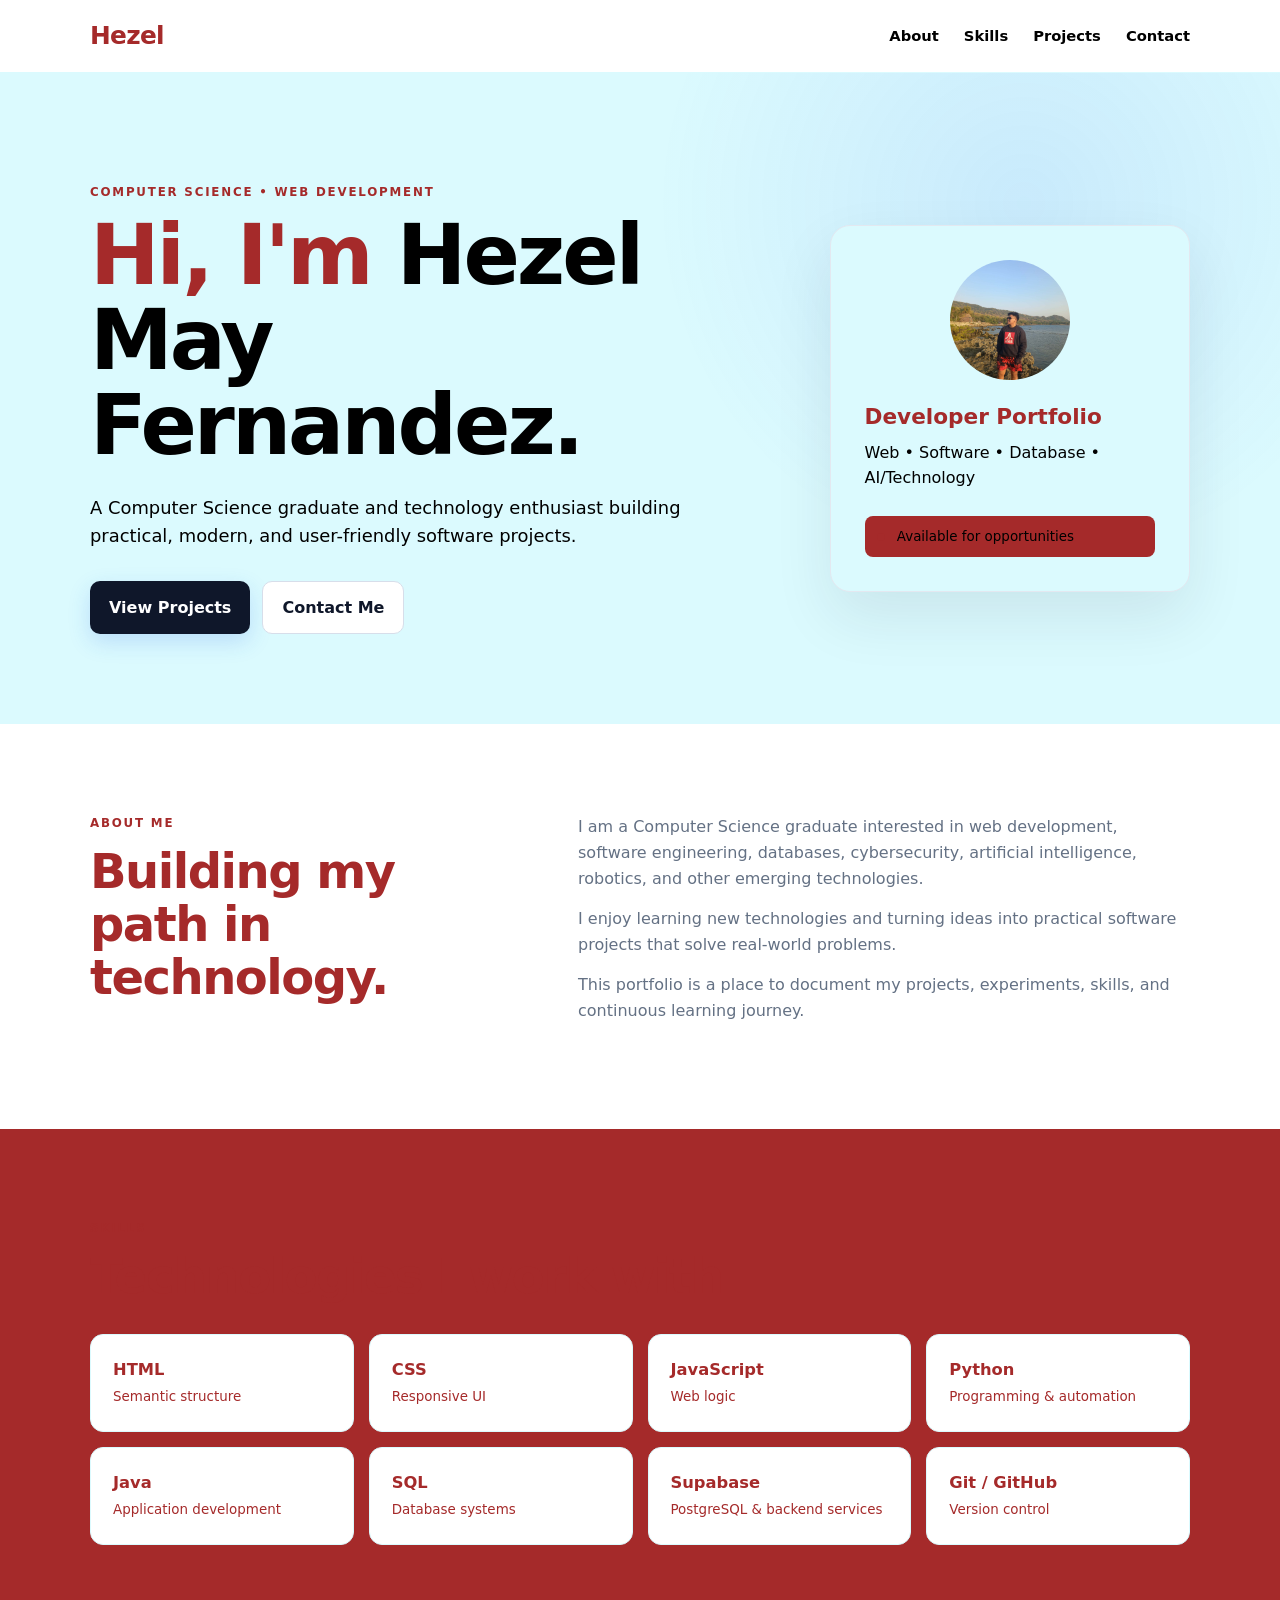
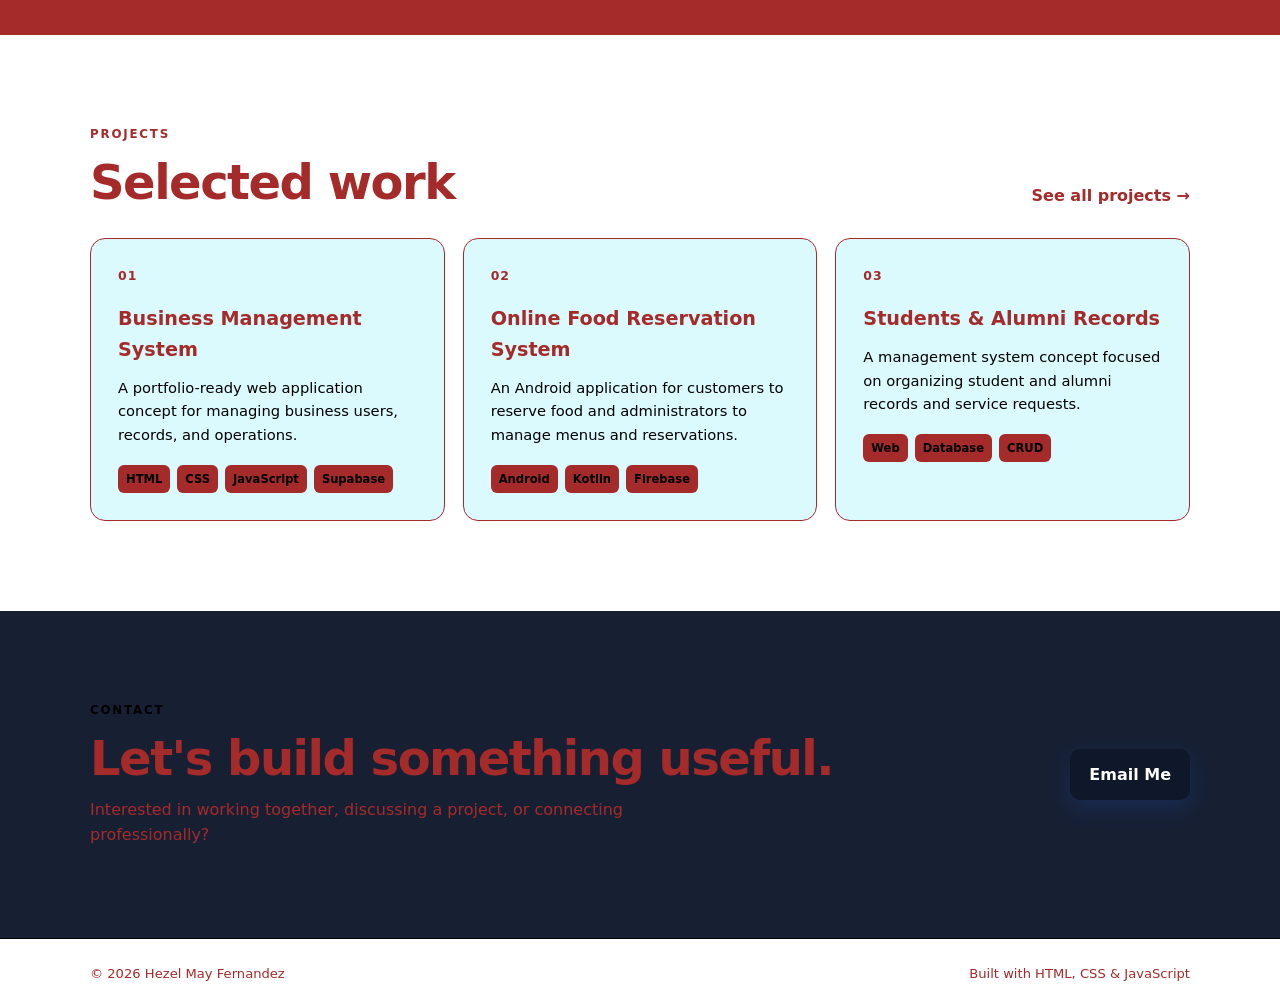
<file: index.html>
<!DOCTYPE html><html lang="en">
<head>
<meta charset="UTF-8">
<meta name="viewport" content="width=device-width, initial-scale=1.0">
<meta name="description" content="Hezel May Fernandez —Taking Batchelor Computer Science , developer, and technology enthusiast.">
<meta name="author" content="Hezel May Fernandez">
<title>Hezel May Fernandez | Portfolio</title>
<link rel="stylesheet" href="style.css">
</head><body><header class="site-header">
<nav class="nav container"><a class="brand" href="index.html" aria-label="Hezel May Fernandez Home.">
Hezel<span>.</span>
</a><div class="nav-links" id="navLinks">
<a href="#about">About</a>
<a href="#skills">Skills</a>
<a href="#projects">Projects</a>
<a href="#contact">Contact</a>
</div><button class="menu-toggle" type="button" aria-label="Open navigation menu" aria-expanded="false" aria-controls="navLinks">
☰
</button></nav>
</header><main><section class="hero">
<div class="container hero-grid"><div class="hero-content"><p class="eyebrow">
COMPUTER SCIENCE • WEB DEVELOPMENT
</p><h1>
Hi, I'm <span>Hezel May Fernandez.</span>
</h1><p class="hero-text">
A Computer Science graduate and technology enthusiast building
practical, modern, and user-friendly software projects.
</p><div class="hero-actions">
<a class="btn primary" href="#projects">View Projects</a>
<a class="btn outline" href="#contact">Contact Me</a>
</div></div><div class="hero-card"><div class="avatar">
<img src="profile.jpg" alt="Hezel May Fernandez">
</div><h2>Developer Portfolio</h2><p>
Web • Software • Database • AI/Technology
</p><div class="status">
<span></span>
Available for opportunities
</div></div></div>
</section><section id="about" class="section"><div class="container two-col"><div>
<p class="eyebrow">ABOUT ME</p><h2>
Building my path in technology.
</h2>
</div><div class="about-text"><p>
I am a Computer Science graduate interested in web development,
software engineering, databases, cybersecurity, artificial
intelligence, robotics, and other emerging technologies.
</p><p>
I enjoy learning new technologies and turning ideas into
practical software projects that solve real-world problems.
</p><p>
This portfolio is a place to document my projects, experiments,
skills, and continuous learning journey.
</p></div></div>
</section><section id="skills" class="section section-muted"><div class="container"><p class="eyebrow">SKILLS</p><h2>
Technologies I work with
</h2><div class="skill-grid"><div class="skill-card">
<strong>HTML</strong>
<span>Semantic structure</span>
</div><div class="skill-card">
<strong>CSS</strong>
<span>Responsive UI</span>
</div><div class="skill-card">
<strong>JavaScript</strong>
<span>Web logic</span>
</div><div class="skill-card">
<strong>Python</strong>
<span>Programming & automation</span>
</div><div class="skill-card">
<strong>Java</strong>
<span>Application development</span>
</div><div class="skill-card">
<strong>SQL</strong>
<span>Database systems</span>
</div><div class="skill-card">
<strong>Supabase</strong>
<span>PostgreSQL & backend services</span>
</div><div class="skill-card">
<strong>Git / GitHub</strong>
<span>Version control</span>
</div></div>
</div>
</section><section id="projects" class="section"><div class="container"><div class="section-head"><div>
<p class="eyebrow">PROJECTS</p><h2>
Selected work
</h2>
</div><a class="text-link" href="projects.html">
See all projects →
</a></div><div class="project-grid"><article class="project-card"><div class="project-number">
01
</div><h3>
Business Management System
</h3><p>
A portfolio-ready web application concept for managing
business users, records, and operations.
</p><div class="tags">
<span>HTML</span>
<span>CSS</span>
<span>JavaScript</span>
<span>Supabase</span>
</div></article><article class="project-card"><div class="project-number">
02
</div><h3>
Online Food Reservation System
</h3><p>
An Android application for customers to reserve food and
administrators to manage menus and reservations.
</p><div class="tags">
<span>Android</span>
<span>Kotlin</span>
<span>Firebase</span>
</div></article><article class="project-card"><div class="project-number">
03
</div><h3>
Students & Alumni Records
</h3><p>
A management system concept focused on organizing student
and alumni records and service requests.
</p><div class="tags">
<span>Web</span>
<span>Database</span>
<span>CRUD</span>
</div></article></div>
</div>
</section><section id="contact" class="section contact-section"><div class="container contact-card"><div><p class="eyebrow">
CONTACT
</p><h2>
Let's build something useful.
</h2><p>
Interested in working together, discussing a project,
or connecting professionally?
</p></div><a class="btn primary" href="mailto:fernandezhezel34@gmail.com">
Email Me
</a></div>
</section></main><footer class="footer"><div class="container footer-inner"><span>
© <span id="year"></span> Hezel May Fernandez
</span><span>
Built with HTML, CSS & JavaScript
</span></div></footer><script src="script.js"></script></body>
</html>
</file>
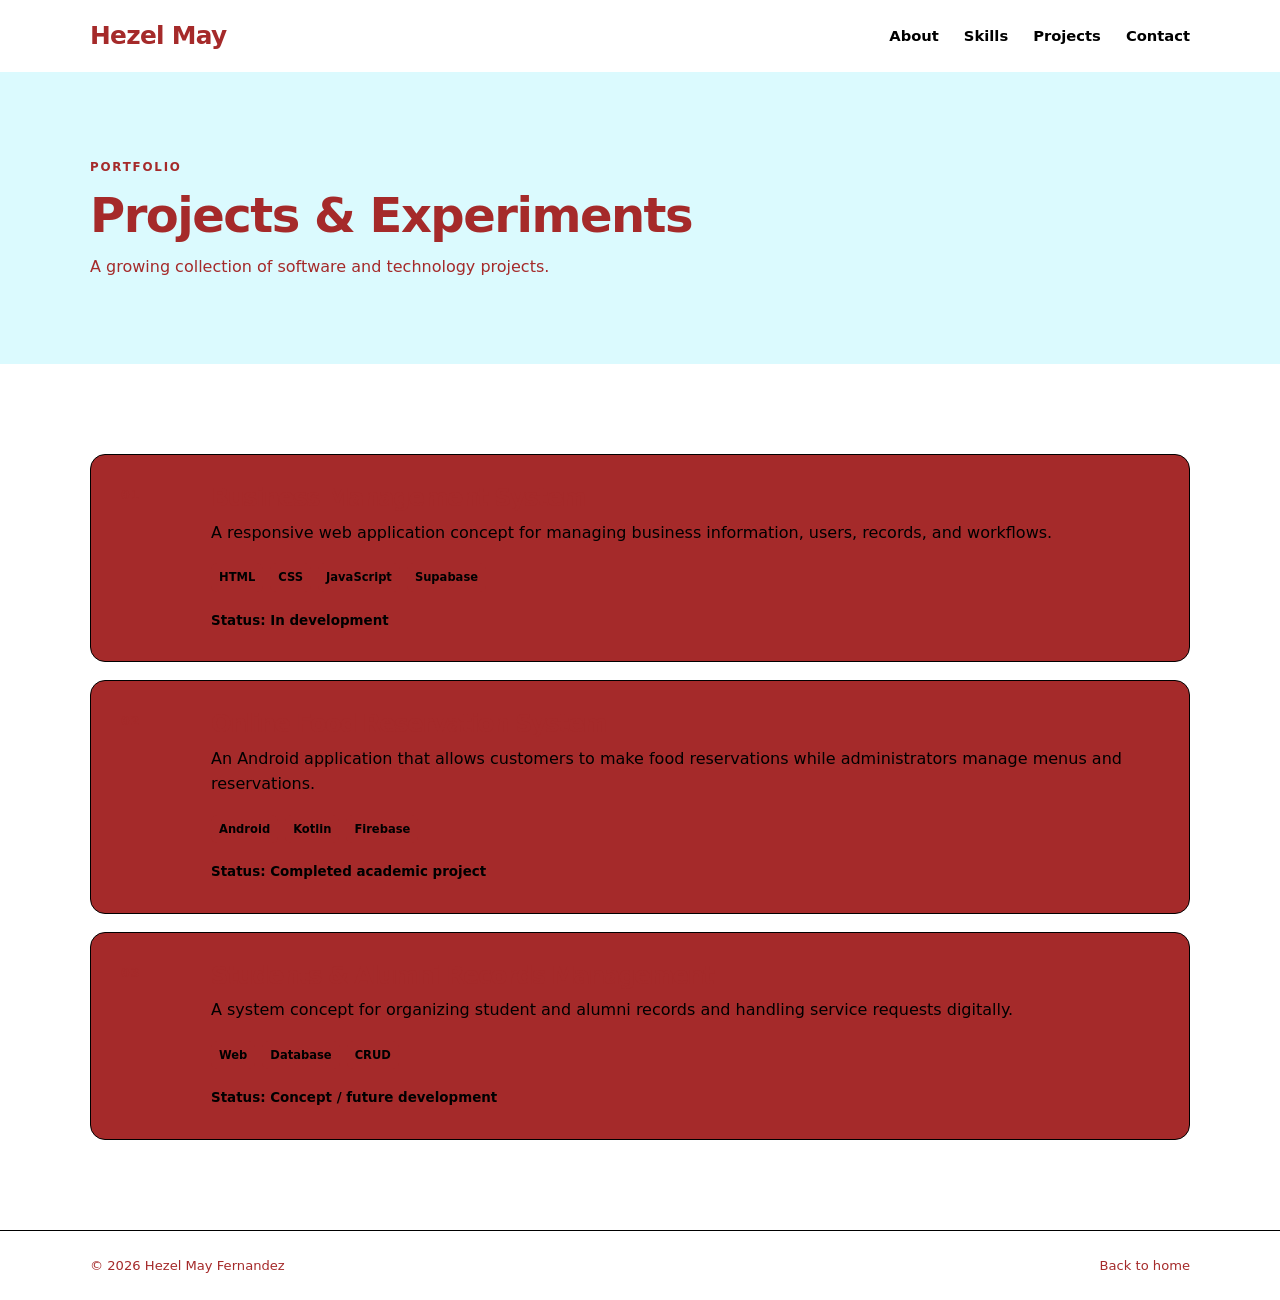
<file: projects.html>
<!DOCTYPE html><html lang="en">
<head><meta charset="UTF-8">
<meta name="viewport" content="width=device-width, initial-scale=1.0"><meta name="description" content="Projects and experiments by Hezel May Fernandez, Computer Science graduate and developer."><meta name="author" content="Hezel May Fernandez"><title>Projects | Hezel May Fernandez</title><link rel="stylesheet" href="style.css"></head><body><header class="site-header"><nav class="nav container"><a class="brand" href="index.html" aria-label="Hezel May Fernandez home">
Hezel May <span>.</span>
</a><div class="nav-links" id="navLinks"><a href="index.html#about">About</a>
<a href="index.html#skills">Skills</a>
<a href="index.html#projects">Projects</a>
<a href="index.html#contact">Contact</a>

</div><button class="menu-toggle" type="button" aria-label="Open navigation menu" aria-expanded="false" aria-controls="navLinks">
☰
</button></nav></header><main><section class="page-hero"><div class="container"><p class="eyebrow">
PORTFOLIO
</p><h1>
Projects & Experiments
</h1><p>
A growing collection of software and technology projects.
</p></div></section><section class="section"><div class="container project-list"><article class="project-detail"><div class="project-number">
01
</div><div><h2>
Business Management System
</h2><p>
A responsive web application concept for managing
business information, users, records, and workflows.
</p><div class="tags"><span>HTML</span>
<span>CSS</span>
<span>JavaScript</span>
<span>Supabase</span>

</div><p class="project-status">
Status: In development
</p></div></article><article class="project-detail"><div class="project-number">
02
</div><div><h2>
Online Food Reservation System
</h2><p>
An Android application that allows customers to make
food reservations while administrators manage menus
and reservations.
</p><div class="tags"><span>Android</span>
<span>Kotlin</span>
<span>Firebase</span>

</div><p class="project-status">
Status: Completed academic project
</p></div></article><article class="project-detail"><div class="project-number">
03
</div><div><h2>
Students & Alumni Records Management
</h2><p>
A system concept for organizing student and alumni
records and handling service requests digitally.
</p><div class="tags"><span>Web</span>
<span>Database</span>
<span>CRUD</span>

</div><p class="project-status">
Status: Concept / future development
</p></div></article></div></section></main><footer class="footer"><div class="container footer-inner"><span>
© <span id="year"></span> Hezel May Fernandez
</span><a href="index.html">
Back to home
</a></div></footer><script src="script.js"></script></body>
</html>
</file>
<file: style.css>
/* =========================================================
   RESET
========================================================= */

* {
  margin: 0;
  padding: 0;
  box-sizing: border-box;
}


/* =========================================================
   BASE / GLOBAL STYLES
========================================================= */

html {
  scroll-behavior: smooth;
  scroll-padding-top: 90px;
}

body {
  font-family:
    Inter,
    ui-sans-serif,
    system-ui,
    -apple-system,
    BlinkMacSystemFont,
    "Segoe UI",
    sans-serif;

  color: #A52A2A;
  background: #ffffff;
  line-height: 1.6;
}

a {
  color: inherit;
}

button,
input,
textarea {
  font: inherit;
}

button {
  cursor: pointer;
}

.container {
  width: min(1100px, 92%);
  margin: 0 auto;
}


/* =========================================================
   HEADER / NAVIGATION
========================================================= */

.site-header {
  position: sticky;
  top: 0;
  z-index: 100;

  background: rgba(255, 255, 255, 0.94);
  backdrop-filter: blur(12px);

  border-bottom: 1px solid #DBFAFE;
}

.nav {
  position: relative;

  min-height: 72px;

  display: flex;
  align-items: center;
  justify-content: space-between;

  gap: 20px;
}

.brand {
  color: inherit;
  text-decoration: none;

  font-size: 1.55rem;
  font-weight: 800;

  letter-spacing: -0.7px;

  white-space: nowrap;
}

.brand span {
  color: #0000;
}


/* =========================================================
   DESKTOP NAVIGATION
========================================================= */

.nav-links {
  display: flex;
  align-items: center;

  gap: 25px;
}

.nav-links a {
  color: #000000;
  text-decoration: none;

  font-size: 0.92rem;
  font-weight: 600;

  transition: color 0.2s ease;
}

.nav-links a:hover {
  color: #0000;
}


/* =========================================================
   MOBILE MENU BUTTON
========================================================= */

.menu-toggle {
  display: none;

  border: 0;
  border-radius: 8px;

  background: transparent;
  color: #0000;

  font-size: 1.6rem;
  line-height: 1;

  padding: 8px;
}

.menu-toggle:hover {
  background: #08aec3;
}


/* =========================================================
   HERO SECTION
========================================================= */

.hero {
  padding: 110px 0 90px;

  background:
    radial-gradient(
      circle at 80% 20%,
      rgba(37, 99, 235, 0.10),
      transparent 32%
    ),
    #DBFAFE;
}

.hero-grid {
  display: grid;
  grid-template-columns: 1.3fr 0.7fr;

  gap: 70px;

  align-items: center;
}

.eyebrow {
  color: #A52A2A;

  font-size: 0.74rem;
  font-weight: 800;

  letter-spacing: 1.8px;

  margin-bottom: 12px;
}

.hero h1 {
  max-width: 800px;

  font-size: clamp(2.8rem, 7vw, 5.2rem);
  line-height: 1.02;

  letter-spacing: -3px;
}

.hero h1 span {
  color: #000000;
}

.hero-text {
  max-width: 650px;

  color: #000000;

  font-size: 1.12rem;

  margin: 25px 0 30px;
}


/* =========================================================
   BUTTONS
========================================================= */

.hero-actions {
  display: flex;
  flex-wrap: wrap;

  gap: 12px;
}

.btn {
  display: inline-flex;
  justify-content: center;
  align-items: center;

  padding: 13px 19px;

  border: 0;
  border-radius: 10px;

  text-decoration: none;

  font-weight: 750;

  cursor: pointer;

  transition:
    transform 0.2s ease,
    background 0.2s ease,
    box-shadow 0.2s ease;
}

.btn:hover {
  transform: translateY(-2px);
}

.primary {
  color: #ffffff;
  background: #0F172A;

  box-shadow:
    0 8px 22px rgba(37, 99, 235, 0.18);
}

.primary:hover {
  background: #DBFAFE;
}

.outline {
  color: #0F172A;
  background: #ffffff;

  border: 1px solid #d7deea;
}

.outline:hover {
  background: #DBFAFE;
}


/* =========================================================
   HERO PROFILE CARD
========================================================= */

.hero-card {
  padding: 34px;

  background: #DBFAFE;

  border: 1px solid #e3e8f0;
  border-radius: 20px;

  box-shadow:
    0 25px 60px rgba(20, 32, 55, 0.09);
}

.avatar {
  width: 120px;
  height: 120px;

  margin: 0 auto 20px;

  border-radius: 50%;

  overflow: hidden;
}

.avatar img {
  display: block;

  width: 100%;
  height: 100%;

  object-fit: cover;
}

.hero-card h2 {
  margin-bottom: 5px;

  font-size: 1.35rem;
}

.hero-card p {
  color: #000000;
}

.status {
  margin-top: 25px;

  padding: 10px 12px;

  border-radius: 8px;

  background: #A52A2A;
  color: #000000;

  font-size: 0.84rem;
}

.status span {
  display: inline-block;

  width: 8px;
  height: 8px;

  margin-right: 8px;

  border-radius: 50%;

  background: #A52A2A;
}


/* =========================================================
   GENERAL SECTIONS
========================================================= */

.section {
  padding: 90px 0;
}

.section-muted {
  background: #A52A2A;
}

.section h2,
.page-hero h1 {
  font-size: clamp(2rem, 4vw, 3rem);

  line-height: 1.1;

  letter-spacing: -1.5px;
}


/* =========================================================
   ABOUT SECTION
========================================================= */

.two-col {
  display: grid;

  grid-template-columns: 0.8fr 1.2fr;

  gap: 80px;
}

.about-text p {
  color: #647184;

  margin-bottom: 15px;
}


/* =========================================================
   SKILLS SECTION
========================================================= */

.skill-grid {
  display: grid;

  grid-template-columns: repeat(4, 1fr);

  gap: 15px;

  margin-top: 32px;
}

.skill-card {
  padding: 22px;

  background: #ffffff;

  border: 1px solid #DBFAFE;
  border-radius: 13px;

  transition:
    transform 0.2s ease,
    box-shadow 0.2s ease;
}

.skill-card:hover {
  transform: translateY(-3px);

  box-shadow:
    0 12px 25px rgba(20, 32, 55, 0.07);
}

.skill-card strong {
  display: block;

  font-size: 1.02rem;
}

.skill-card span {
  color: #A52A2A;

  font-size: 0.84rem;
}


/* =========================================================
   PROJECTS SECTION
========================================================= */

.section-head {
  display: flex;
  justify-content: space-between;
  align-items: end;

  gap: 25px;

  margin-bottom: 30px;
}

.text-link {
  color: #A52A2A;

  text-decoration: none;

  font-weight: 700;

  white-space: nowrap;
}

.text-link:hover {
  text-decoration: underline;
}

.project-grid {
  display: grid;

  grid-template-columns: repeat(3, 1fr);

  gap: 18px;
}

.project-card {
  padding: 27px;

  background:#DBFAFE;

  border: 1px solid #A52A2A;
  border-radius: 15px;

  transition:
    transform 0.2s ease,
    box-shadow 0.2s ease;
}

.project-card:hover {
  transform: translateY(-4px);

  box-shadow:
    0 18px 35px rgba(20, 32, 55, 0.08);
}

.project-number {
  color: #A52A2A;

  font-size: 0.78rem;
  font-weight: 800;

  letter-spacing: 1px;

  margin-bottom: 18px;
}

.project-card h3 {
  margin-bottom: 10px;

  font-size: 1.2rem;
}

.project-card p {
  color: #000000;

  font-size: 0.92rem;
}


/* =========================================================
   PROJECT TAGS
========================================================= */

.tags {
  display: flex;
  flex-wrap: wrap;

  gap: 7px;

  margin-top: 18px;
}

.tags span {
  padding: 5px 8px;

  background: #A52A2A;
  color: #000000;

  border-radius: 6px;

  font-size: 0.72rem;
  font-weight: 700;
}


/* =========================================================
   CONTACT SECTION
========================================================= */

.contact-section {
  color: #A52A2A;

  background: #172033;
}

.contact-card {
  display: flex;
  justify-content: space-between;
  align-items: center;

  gap: 30px;
}

.contact-card p:not(.eyebrow) {
  max-width: 650px;

  color: #A52A2A;

  margin-top: 12px;
}

.contact-section .eyebrow {
  color: #000000;
}


/* =========================================================
   FOOTER
========================================================= */

.footer {
  padding: 24px 0;

  color: #A52A2A;

  font-size: 0.82rem;

  border-top: 1px solid #000000;
}

.footer-inner {
  display: flex;
  justify-content: space-between;

  gap: 20px;
}

.footer a {
  color: A52A2A;

  text-decoration: none;
}

.footer a:hover {
  text-decoration: underline;
}


/* =========================================================
   PROJECTS PAGE
========================================================= */

.page-hero {
  padding: 85px 0;

  background: #DBFAFE
}

.page-hero p:last-child {
  color: #A52A2A;

  margin-top: 12px;
}

.project-list {
  display: grid;

  gap: 18px;
}

.project-detail {
  display: grid;

  grid-template-columns: 70px 1fr;

  gap: 20px;

  padding: 30px;

  background: #A52A2A;

  border: 1px solid #000000;
  border-radius: 15px;
}

.project-detail h2 {
  margin-bottom: 8px;

  font-size: 1.5rem;
}

.project-detail p {
  color: #000000;
}

.project-status {
  margin-top: 18px;

  font-size: 0.84rem;
  font-weight: 700;
}


/* =========================================================
   ACCESSIBILITY
========================================================= */

button:focus-visible,
a:focus-visible {
  outline: 3px solid rgba(37, 99, 235, 0.25);

  outline-offset: 3px;
}


/* =========================================================
   TABLET — 900px
========================================================= */

@media (max-width: 900px) {

  .hero-grid {
    grid-template-columns: 1fr;

    gap: 45px;
  }

  .hero-card {
    max-width: 600px;
  }

  .two-col {
    grid-template-columns: 1fr;

    gap: 40px;
  }

  .skill-grid {
    grid-template-columns: repeat(2, 1fr);
  }

  .project-grid {
    grid-template-columns: repeat(2, 1fr);
  }
}


/* =========================================================
   MOBILE NAVIGATION — 800px
========================================================= */

@media (max-width: 800px) {

  .nav {
    min-height: 68px;
  }

  .menu-toggle {
    display: block;
  }

  .nav-links {
    display: none;

    position: absolute;

    top: 68px;
    left: 0;
    right: 0;

    flex-direction: column;
    align-items: stretch;

    gap: 0;

    padding: 10px 4%;

    background: #A52A2A;

    border-bottom: 1px solid #000000;

    box-shadow:
      0 12px 25px rgba(15, 23, 42, 0.08);
  }

  .nav-links.open {
    display: flex;
  }

  .nav-links a {
    padding: 14px 0;

    border-bottom: 1px solid #0F172A;
  }

  .nav-links a:last-child {
    border-bottom: 0;
  }

  .contact-card {
    flex-direction: column;

    align-items: flex-start;
  }

  .section-head {
    flex-direction: column;

    align-items: flex-start;
  }
}


/* =========================================================
   LARGE PHONES / SMALL TABLETS — 650px
========================================================= */

@media (max-width: 650px) {

  .hero {
    padding: 80px 0 65px;
  }

  .hero h1 {
    letter-spacing: -2px;
  }

  .hero-card {
    padding: 28px;
  }

  .section {
    padding: 70px 0;
  }

  .project-grid {
    grid-template-columns: 1fr;
  }

  .project-detail {
    grid-template-columns: 1fr;

    gap: 5px;
  }
}


/* =========================================================
   SMALL PHONES — 520px
========================================================= */

@media (max-width: 520px) {

  .container {
    width: 92%;
  }

  .hero {
    padding: 70px 0 55px;
  }

  .hero h1 {
    font-size: clamp(2.5rem, 13vw, 3.5rem);

    letter-spacing: -2px;
  }

  .hero-text {
    font-size: 1rem;
  }

  .hero-actions {
    flex-direction: column;

    align-items: stretch;
  }

  .btn {
    width: 100%;
  }

  .skill-grid {
    grid-template-columns: 1fr;
  }

  .section {
    padding: 60px 0;
  }

  .section h2,
  .page-hero h1 {
    font-size: 2rem;
  }

  .project-card {
    padding: 23px;
  }

  .project-detail {
    padding: 23px;
  }

  .footer-inner {
    flex-direction: column;

    align-items: flex-start;
  }

  .page-hero {
    padding: 65px 0;
  }
}


/* =========================================================
   VERY SMALL PHONES — 360px
========================================================= */

@media (max-width: 360px) {

  .brand {
    font-size: 1.35rem;
  }

  .hero h1 {
    font-size: 2.35rem;
  }

  .hero-card {
    padding: 23px;
  }

  .avatar {
    width: 75px;
    height: 75px;
  }
}
</file>
